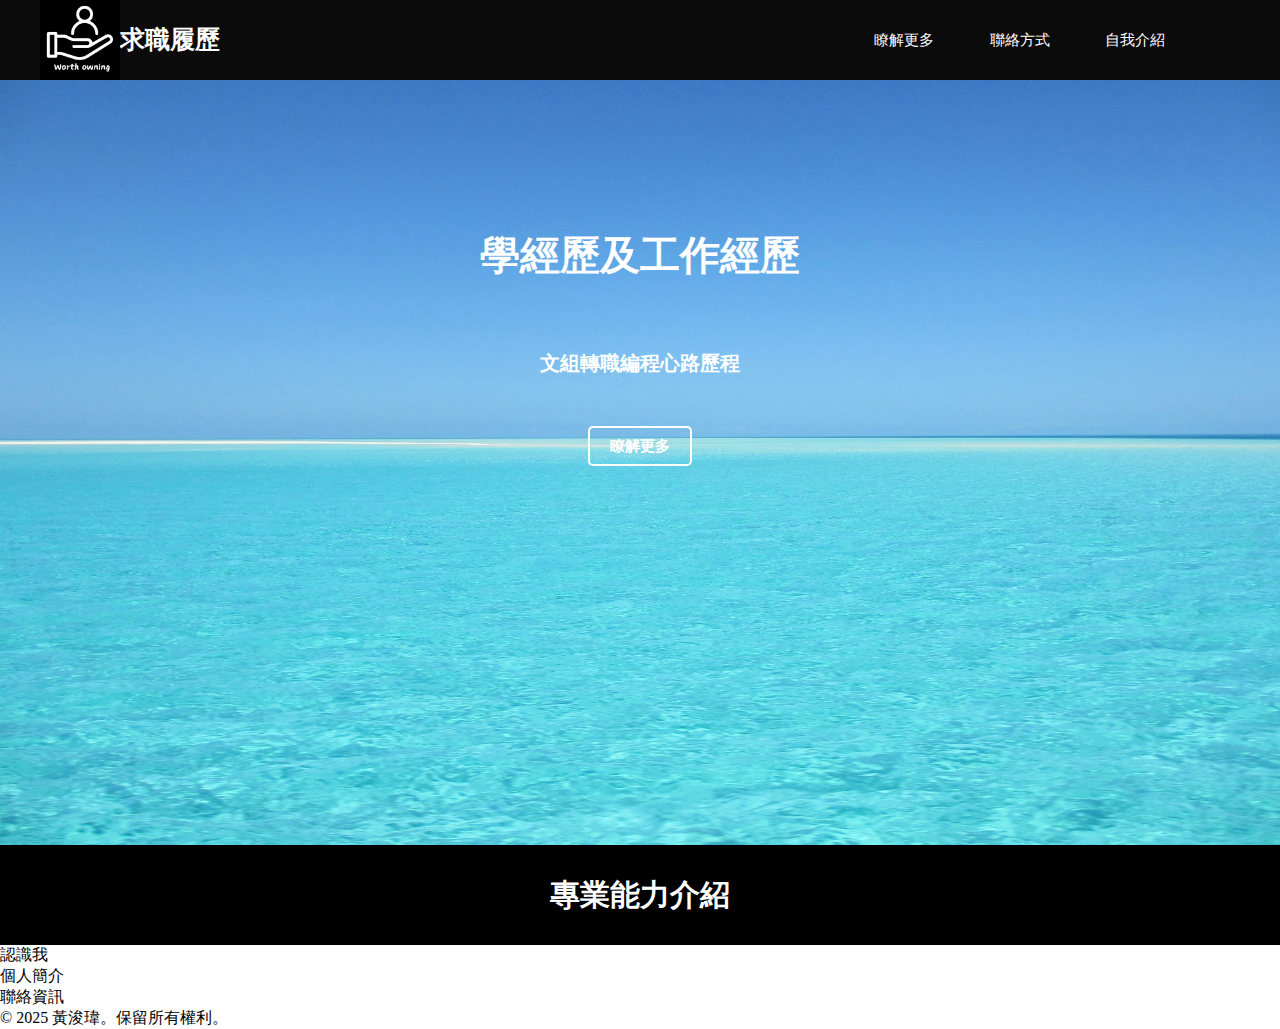
<file: index.html>
<!DOCTYPE html>
<html lang="zh=tw">

<head>
    <meta charset="UTF-8">
    <meta name="viewport" content="width=device-width,initial-scale=1,0">
    <title>resume</title>
    <link rel="stylesheet" href="style.css">
</head>

<body>
    <header>
        <h1>求職履歷</h1>
        <img src="./Logo.png" alt="logo" style="position: relative;left:40px" width="80">
        <nav>
            <ul>
                <li><a href="#">瞭解更多</a></li>
                <li><a href="#">聯絡方式</a></li>
                <li><a href="./個人介紹.html" target="_blank">自我介紹</a></li>
            </ul>
        </nav>
    </header>
    <main>
        <section class="news">
            <h2>學經歷及工作經歷</h2>
            <h3>文組轉職編程心路歷程</h3>
            <li><b><a href="#">瞭解更多</a></b></li>
        </section>

        <section class="slogan">
            <h2>專業能力介紹</h2>
        </section>
    </main>
    <footer>
        <dl>
            <dt>認識我</dt>
            <dd>個人簡介</dd>
            <dd>聯絡資訊</dd>
        </dl>
        <p>© 2025 黃浚瑋。保留所有權利。</p>

    </footer>

</body>

</html>
</file>
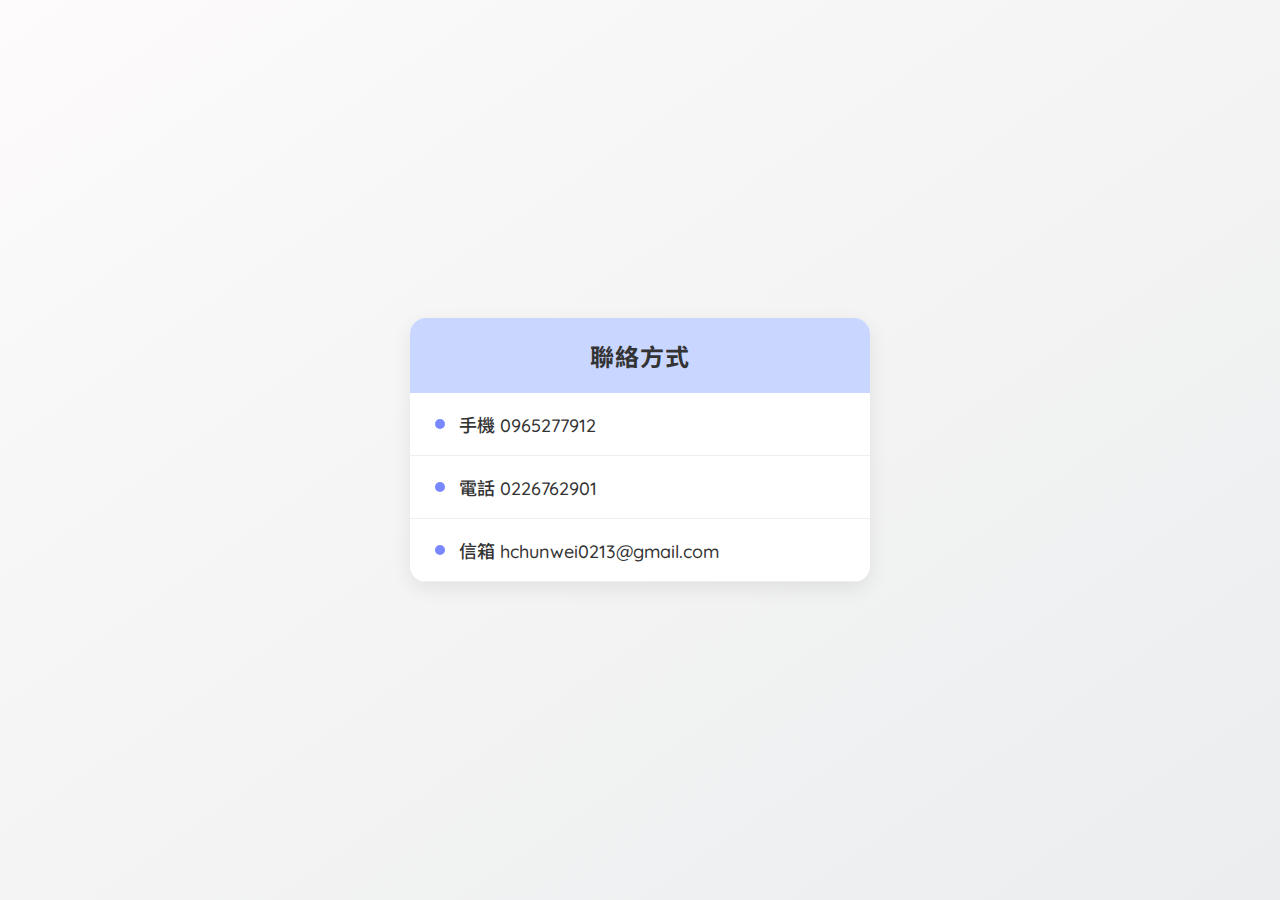
<file: contact.html>
<!DOCTYPE html>
<html lang="zh-TW">

<head>
    <meta charset="UTF-8" />
    <meta name="viewport" content="width=device-width, initial-scale=1.0" />
    <title>聯絡方式 | 黃浚瑋</title>
    <link
        href="https://fonts.googleapis.com/css2?family=Noto+Sans+TC:wght@400;700&family=Quicksand:wght@500&display=swap"
        rel="stylesheet" />
    <style>
        * {
            margin: 0;
            padding: 0;
            box-sizing: border-box;
        }

        body {
            font-family: 'Noto Sans TC', 'Quicksand', sans-serif;
            background: linear-gradient(145deg, #fdfbfb, #ebedee);
            min-height: 100vh;
            display: flex;
            align-items: center;
            justify-content: center;
            padding: 40px 20px;
        }

        .contact-card {
            background-color: #ffffff;
            border-radius: 16px;
            box-shadow: 0 6px 20px rgba(0, 0, 0, 0.08);
            max-width: 460px;
            width: 100%;
            overflow: hidden;
        }

        .contact-title {
            background-color: #c9d6ff;
            color: #333;
            padding: 20px;
            text-align: center;
            font-size: 24px;
            font-weight: bold;
            letter-spacing: 1px;
        }

        .contact-item {
            padding: 18px 25px;
            font-size: 18px;
            display: flex;
            align-items: center;
            gap: 14px;
            border-bottom: 1px solid #eee;
        }

        .dot {
            width: 10px;
            height: 10px;
            border-radius: 50%;
            background-color: #7a88ff;
            flex-shrink: 0;
        }

        .contact-item span {
            font-family: 'Quicksand', 'Noto Sans TC', sans-serif;
            font-weight: 500;
            color: #333;
        }

        .contact-item a {
            color: #333;
            text-decoration: none;
        }

        .contact-item a:hover {
            text-decoration: underline;
        }
    </style>
</head>

<body>

    <div class="contact-card">
        <div class="contact-title">聯絡方式</div>

        <div class="contact-item">
            <div class="dot"></div>
            <span>手機 0965277912</span>
        </div>

        <div class="contact-item">
            <div class="dot"></div>
            <span>電話 0226762901</span>
        </div>

        <div class="contact-item">
            <div class="dot"></div>
            <span>信箱 <a href="mailto:hchunwei0213@gmail.com">hchunwei0213@gmail.com</a></span>
        </div>
    </div>

</body>

</html>
</file>
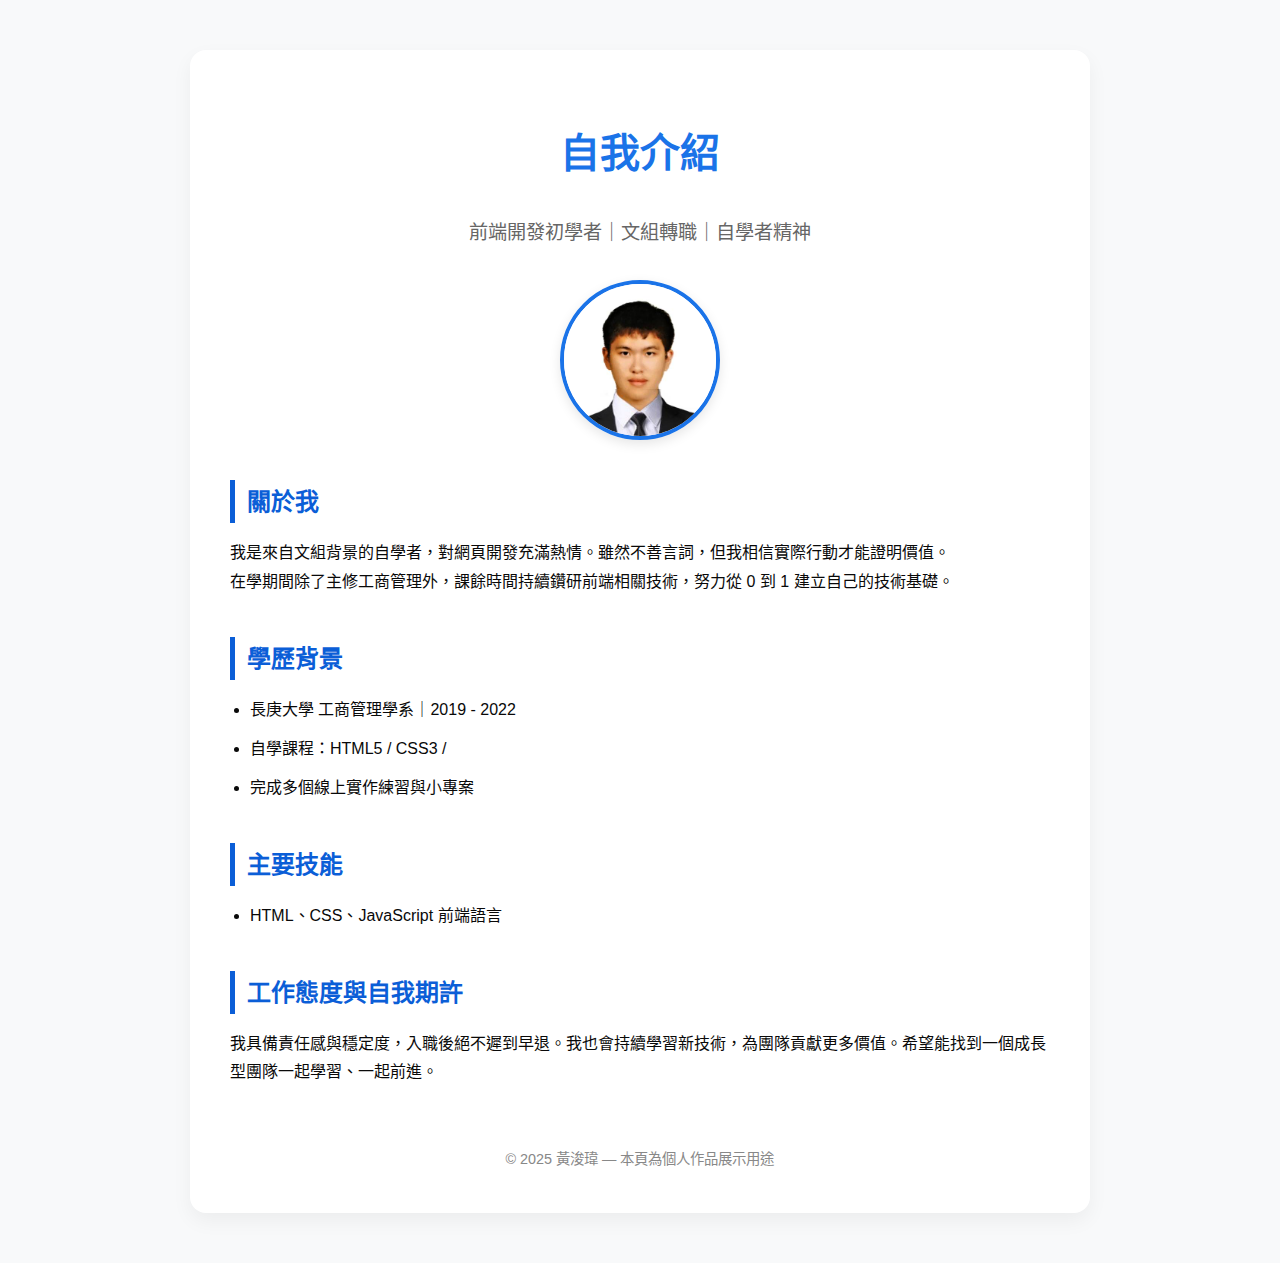
<file: introduce.html>
<!DOCTYPE html>
<html lang="zh-TW">

<head>
    <meta charset="UTF-8">
    <meta name="viewport" content="width=device-width, initial-scale=1.0">
    <title>黃浚瑋｜個人介紹</title>
    <style>
        :root {
            --main-color: #1a73e8;
            --bg-color: #f8f9fa;
            --text-color: #090909;
            --section-bg: #ffffff;
            --accent-color: #0b5ed7;
        }

        * {
            box-sizing: border-box;
        }

        body {
            font-family: "Noto Sans TC", "微軟正黑體", sans-serif;
            margin: 0;
            background-color: var(--bg-color);
            color: var(--text-color);
            line-height: 1.8;
        }

        .container {
            max-width: 900px;
            margin: 50px auto;
            padding: 40px;
            background-color: var(--section-bg);
            border-radius: 16px;
            box-shadow: 0 8px 20px rgba(0, 0, 0, 0.05);
        }

        header {
            text-align: center;
            margin-bottom: 30px;
        }

        header h1 {
            font-size: 2.5rem;
            color: var(--main-color);
        }

        header p {
            font-size: 1.2rem;
            color: #666;
        }

        .profile-img {
            display: block;
            margin: 30px auto;
            width: 160px;
            height: 160px;
            object-fit: cover;
            border-radius: 50%;
            border: 4px solid var(--main-color);
            box-shadow: 0 4px 12px rgba(0, 0, 0, 0.1);
        }

        section {
            margin-top: 40px;
        }

        h2 {
            color: var(--accent-color);
            border-left: 5px solid var(--accent-color);
            padding-left: 12px;
            font-size: 1.5rem;
            margin-bottom: 10px;
        }

        ul {
            padding-left: 20px;
        }

        ul li {
            margin-bottom: 10px;
        }

        footer {
            text-align: center;
            font-size: 0.9rem;
            color: #888;
            margin-top: 60px;
        }

        @media (max-width: 600px) {
            .container {
                margin: 20px;
                padding: 25px;
            }

            header h1 {
                font-size: 2rem;
            }

            .profile-img {
                width: 120px;
                height: 120px;
            }
        }
    </style>
</head>

<body>
    <div class="container">
        <header>
            <h1>自我介紹</h1>
            <p>前端開發初學者｜文組轉職｜自學者精神</p>
        </header>

        <img src="./New Project (1).jpg" alt="個人照片" class="profile-img">

        <section>
            <h2>關於我</h2>
            <p>
                我是來自文組背景的自學者，對網頁開發充滿熱情。雖然不善言詞，但我相信實際行動才能證明價值。
                <br>
                在學期間除了主修工商管理外，課餘時間持續鑽研前端相關技術，努力從 0 到 1 建立自己的技術基礎。
            </p>
        </section>

        <section>
            <h2>學歷背景</h2>
            <ul>
                <li>長庚大學 工商管理學系｜2019 - 2022</li>
                <li>自學課程：HTML5 / CSS3 /</li>
                <li>完成多個線上實作練習與小專案</li>
            </ul>
        </section>

        <section>
            <h2>主要技能</h2>
            <ul>
                <li>HTML、CSS、JavaScript 前端語言</li>
            </ul>
        </section>

        <section>
            <h2>工作態度與自我期許</h2>
            <p>
                我具備責任感與穩定度，入職後絕不遲到早退。我也會持續學習新技術，為團隊貢獻更多價值。希望能找到一個成長型團隊一起學習、一起前進。
            </p>
        </section>

        <footer>
            © 2025 黃浚瑋 — 本頁為個人作品展示用途
        </footer>
    </div>
</body>

</html>
</file>
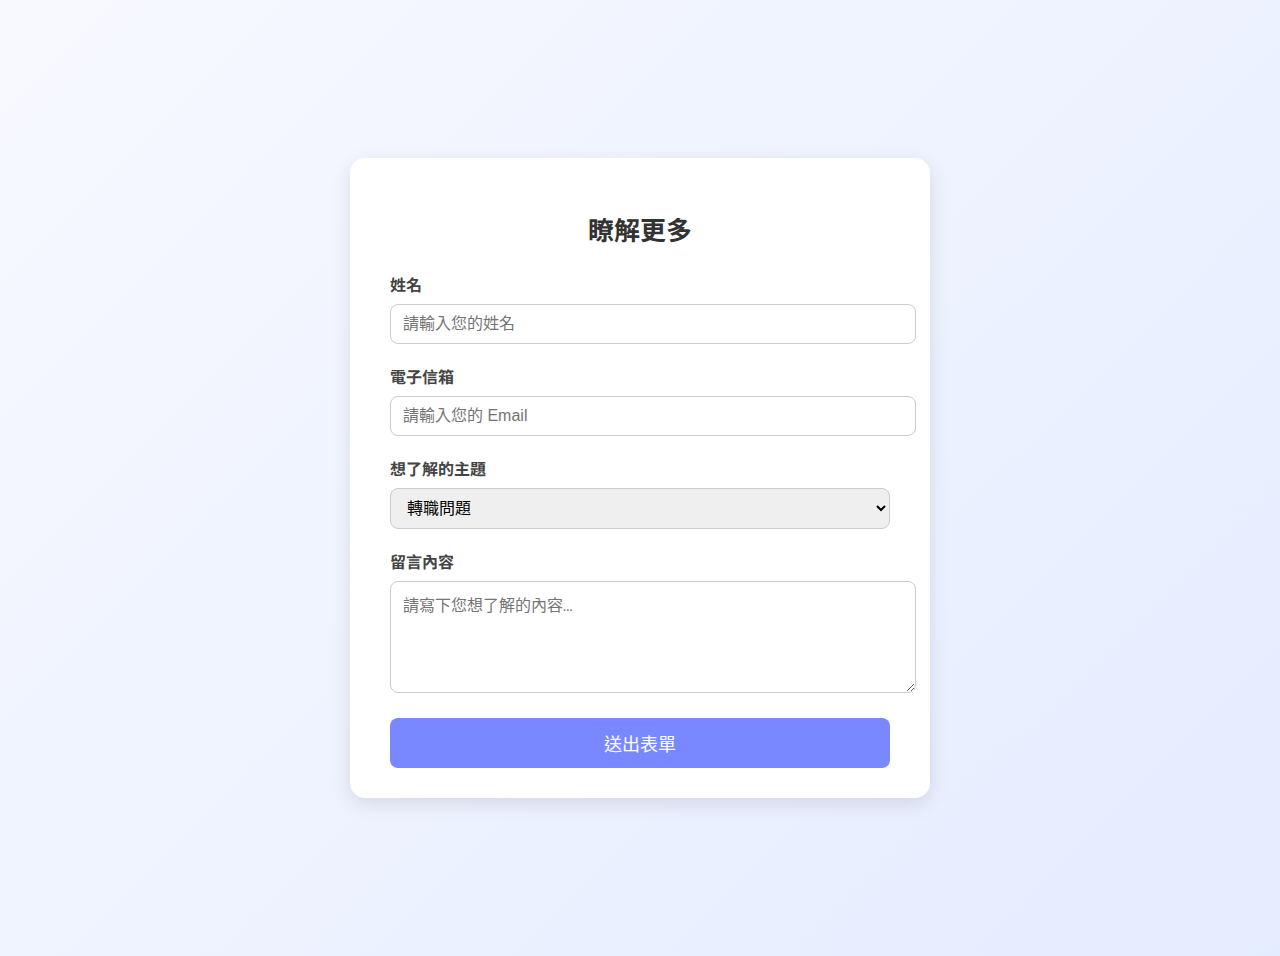
<file: more-info.html>
<!DOCTYPE html>
<html lang="zh-TW">

<head>
    <meta charset="UTF-8" />
    <meta name="viewport" content="width=device-width, initial-scale=1.0" />
    <title>瞭解更多 | 黃浚瑋</title>
    <link href="https://fonts.googleapis.com/css2?family=Noto+Sans+TC:wght@400;700&display=swap" rel="stylesheet" />
    <style>
        body {
            font-family: 'Noto Sans TC', sans-serif;
            background: linear-gradient(135deg, #f8f9ff, #e4ecff);
            display: flex;
            justify-content: center;
            align-items: center;
            min-height: 100vh;
            padding: 20px;
        }

        .form-container {
            background-color: #fff;
            padding: 30px 40px;
            border-radius: 15px;
            box-shadow: 0 6px 20px rgba(0, 0, 0, 0.1);
            width: 100%;
            max-width: 500px;
        }

        h2 {
            text-align: center;
            color: #333;
            margin-bottom: 25px;
            font-size: 26px;
        }

        label {
            display: block;
            margin-bottom: 8px;
            font-weight: bold;
            color: #444;
        }

        input,
        textarea,
        select {
            width: 100%;
            padding: 10px 12px;
            margin-bottom: 20px;
            border: 1px solid #ccc;
            border-radius: 8px;
            font-size: 16px;
        }

        input:focus,
        textarea:focus,
        select:focus {
            outline: none;
            border-color: #7a88ff;
            box-shadow: 0 0 0 3px rgba(122, 136, 255, 0.2);
        }

        button {
            width: 100%;
            padding: 12px;
            background-color: #7a88ff;
            color: white;
            font-size: 18px;
            border: none;
            border-radius: 8px;
            cursor: pointer;
            transition: background-color 0.3s;
        }

        button:hover {
            background-color: #5f6ee3;
        }
    </style>
</head>

<body>

    <div class="form-container">
        <h2>瞭解更多</h2>
        <form action="#" method="post">
            <label for="name">姓名</label>
            <input type="text" id="name" name="name" placeholder="請輸入您的姓名" required />

            <label for="email">電子信箱</label>
            <input type="email" id="email" name="email" placeholder="請輸入您的 Email" required />

            <label for="topic">想了解的主題</label>
            <select id="topic" name="topic">
                <option value="轉職問題">轉職問題</option>
                <option value="技能學習">技能學習</option>
                <option value="履歷與作品">履歷與作品</option>
                <option value="其他">其他</option>
            </select>

            <label for="message">留言內容</label>
            <textarea id="message" name="message" rows="5" placeholder="請寫下您想了解的內容…" required></textarea>

            <button type="submit">送出表單</button>
        </form>
    </div>

</body>

</html>
</file>
<file: style.css>
header {
    background-color: #0c0b0b;
    height: 80px;
    width: 100%;
}


header ul {
    position: absolute;
    right: 5vw;
    top: 0;
    line-height: 80px;
}

header h1 {
    color: white;
    position: absolute;
    left: 120px;
    top: 0;
    line-height: 80px;
}

header a {
    color: white;
    text-decoration: none;
}

header a:hover {
    text-decoration: underline;
}

header li {
    color: white;
    display: inline;
    margin-right: 4vw;
    font-size: 15px;
}

* {
    padding: 0;
    margin: 0;
}

h1 {
    color: white;
    font-size: 25px;
}

h2 {
    color: white;
    font-size: 20px;
}

li {
    color: blue;
    font-size: 20px;
}

.news {
    background-color: antiquewhite;
    color: white;
    height: 85vh;
    background-image: url("./pic.jpg");
    background-repeat: no-repeat;
    background-size: cover;
    background-position: center;
}

.news h2 {
    font-size: 40px;
    display: flex;
    flex-direction: column;
    align-items: center;
    justify-content: center;
    height: 350px;
}

.news h3 {
    font-size: 20px;
    display: flex;
    flex-direction: column;
    align-items: center;
    justify-content: center;
    position: relative;
    top: -80px;
}

.news li {
    font-size: 15px;
    display: flex;
    flex-direction: column;
    align-items: center;
    justify-content: center;
    position: relative;
    top: -20px;
}

.news a {
    color: white;
    text-decoration: none;
    border: 2px solid white;
    padding: 10px 20px;
    border-radius: 5px;
}

.slogan {
    background-color: black;
    color: white;
    height: 100px;
}

.slogan h2 {
    font-size: 30px;
    display: flex;
    flex-direction: column;
    align-items: center;
    justify-content: center;
    height: 100px;
}
</file>
